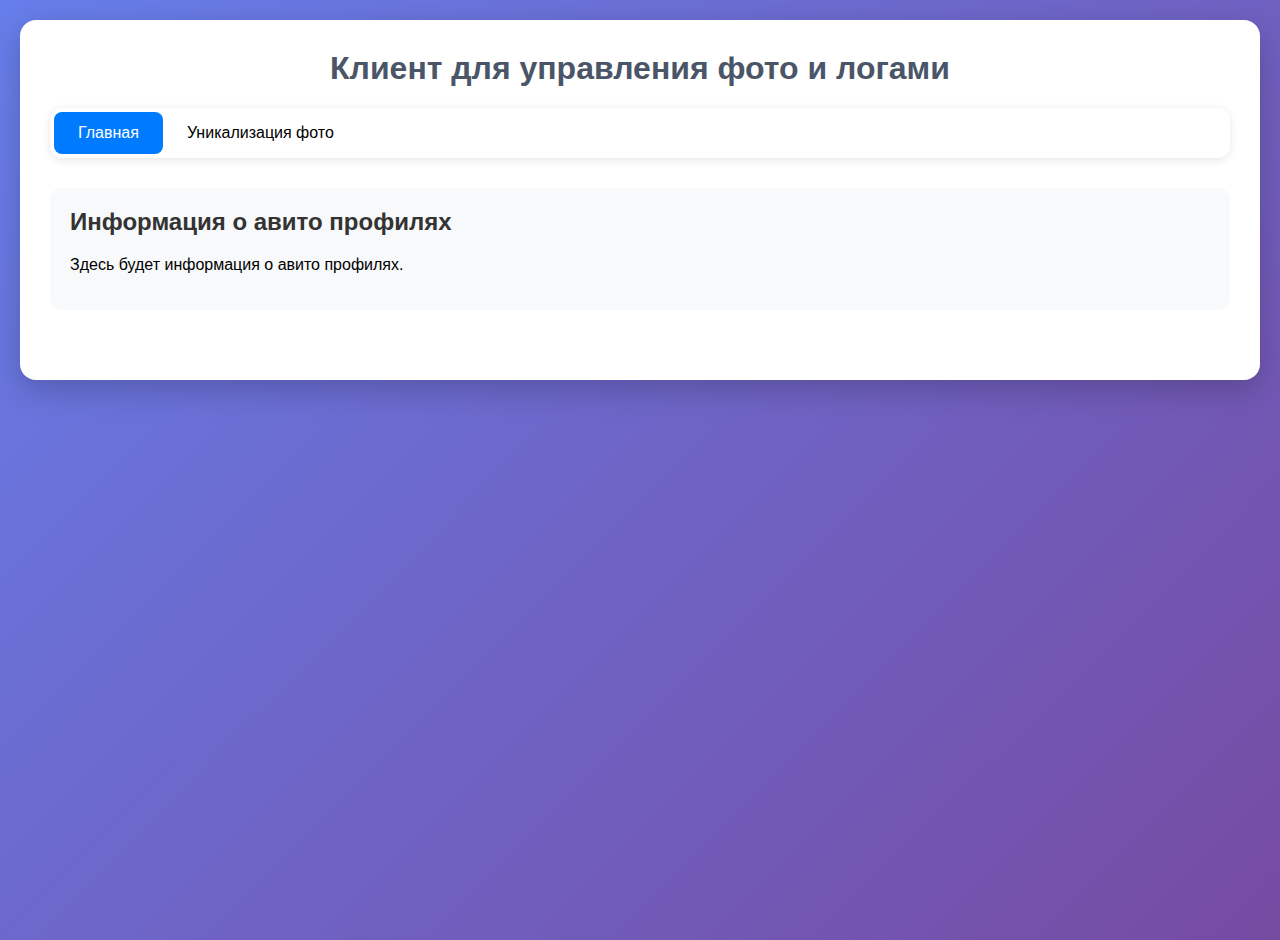
<file: client/index.html>
<!-- filename="index.html" -->
<!DOCTYPE html>
<html lang="ru">
<head>
    <meta charset="UTF-8">
    <meta name="viewport" content="width=device-width, initial-scale=1.0">
    <title>Клиент для управления фото и логами</title>
    <link rel="stylesheet" href="css/styles.css">
    <script src="js/script.js" defer></script>
</head>
<body>
    <div class="container">
        <h1>Клиент для управления фото и логами</h1>

        <ul class="tabs" id="tabs-list">
            <li class="tab-link active" data-tab="main">Главная</li>
            <li class="tab-link" data-tab="photo-uniquification">Уникализация фото</li>
        </ul>

        <div id="main" class="tab-content active">
            <div class="section">
                <h2>Информация о авито профилях</h2>
                <p>Здесь будет информация о авито профилях.</p>
            </div>
        </div>

        <div id="photo-uniquification" class="tab-content">
            <div class="section">
                <h2>Управление менеджерами</h2>
                <div class="input-group">
                    <label for="manager-name">Имя менеджера:</label>
                    <input type="text" id="manager-name" placeholder="Введите имя менеджера">
                </div>
                <button class="btn-primary" onclick="createManager()">Создать менеджера</button>
            </div>
            <div class="section">
                <h2>Список менеджеров</h2>
                <ul id="manager-list" class="manager-list"></ul>
            </div>
            <div id="manager-content"></div>
        </div>
    </div>

    <!-- Модальное окно для создания структуры -->
    <div id="confirm-modal" class="modal">
        <div class="modal-content">
            <h3>Подтверждение создания структуры</h3>
            <div id="modal-body"></div>

            <div class="modal-actions">
                <button id="create-button" class="btn-primary" onclick="createFolderStructure()">Создать</button>
                <button class="btn-secondary" onclick="closeModal()">Отмена</button>
            </div>

            <div id="progress-container" class="progress-container" style="display: none;">
                <div class="progress-bar">
                    <div id="progress-fill" class="progress-fill"></div>
                </div>
                <div id="progress-text" class="progress-text">Создание структуры папок...</div>
            </div>
        </div>
    </div>

    <!-- Модальное окно для редактирования менеджера -->
    <div id="edit-manager-modal" class="modal">
        <div class="modal-content">
            <h3>Редактирование менеджера</h3>
            <div class="input-group">
                <label for="edit-manager-name">Новое имя:</label>
                <input type="text" id="edit-manager-name" placeholder="Введите новое имя">
            </div>
            <div class="modal-actions">
                <button class="btn-primary" onclick="saveManagerEdit()">Сохранить</button>
                <button class="btn-secondary" onclick="closeEditModal()">Отмена</button>
                <button class="btn-danger" onclick="deleteManagerConfirm()">Удалить</button>
            </div>
        </div>
    </div>
</body>
</html>
</file>
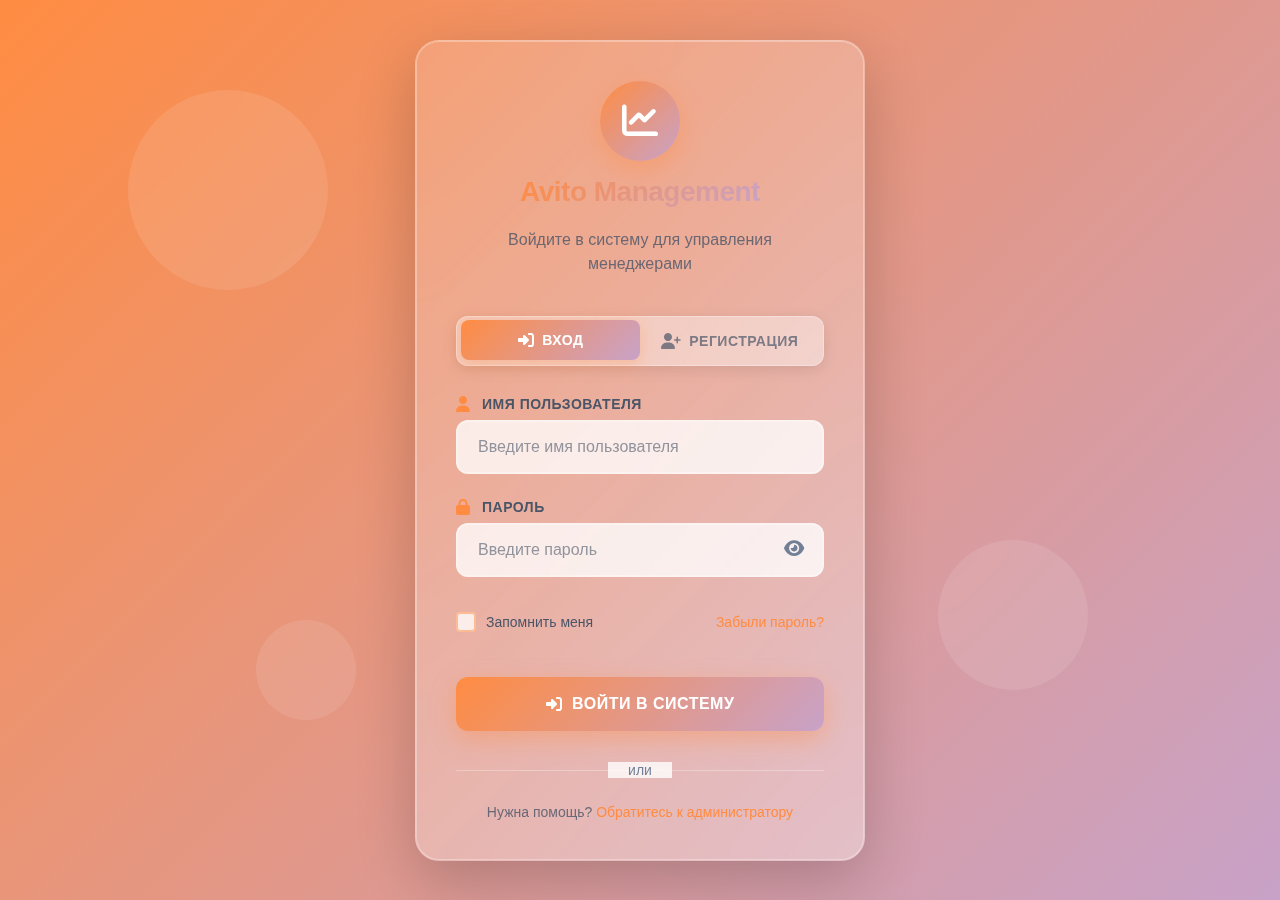
<file: client/auth.html>
<!DOCTYPE html>
<html lang="ru">
<head>
    <meta charset="UTF-8">
    <meta name="viewport" content="width=device-width, initial-scale=1.0">
    <title>Авторизация - Avito Management</title>
    <link rel="stylesheet" href="css/auth.css">
    <link rel="stylesheet" href="https://cdnjs.cloudflare.com/ajax/libs/font-awesome/6.5.1/css/all.min.css">
</head>
<body>
    <!-- Фоновые декоративные элементы -->
    <div class="background-decoration">
        <div class="decoration-circle circle-1"></div>
        <div class="decoration-circle circle-2"></div>
        <div class="decoration-circle circle-3"></div>
    </div>

    <!-- Основной контейнер авторизации -->
    <div class="auth-container">
        <!-- Логотип и заголовок -->
        <div class="auth-header">
            <div class="logo-container">
                <div class="logo-icon">
                    <i class="fas fa-chart-line"></i>
                </div>
                <h1 class="logo-text">Avito Management</h1>
            </div>
            <p class="auth-subtitle">Войдите в систему для управления менеджерами</p>
        </div>

        <!-- Переключатель форм -->
        <div class="form-switcher">
            <button class="switch-btn active" data-form="login">
                <i class="fas fa-sign-in-alt"></i>
                Вход
            </button>
            <button class="switch-btn" data-form="register">
                <i class="fas fa-user-plus"></i>
                Регистрация
            </button>
        </div>

        <!-- Форма авторизации -->
        <form class="auth-form active" id="loginForm" data-form="login">
            <div class="form-group">
                <label for="loginUsername" class="form-label">
                    <i class="fas fa-user"></i>
                    Имя пользователя
                </label>
                <input 
                    type="text" 
                    id="loginUsername" 
                    name="username" 
                    class="form-input" 
                    placeholder="Введите имя пользователя"
                    required
                >
            </div>

            <div class="form-group">
                <label for="loginPassword" class="form-label">
                    <i class="fas fa-lock"></i>
                    Пароль
                </label>
                <div class="password-container">
                    <input 
                        type="password" 
                        id="loginPassword" 
                        name="password" 
                        class="form-input" 
                        placeholder="Введите пароль"
                        required
                    >
                    <button type="button" class="password-toggle" data-target="loginPassword">
                        <i class="fas fa-eye"></i>
                    </button>
                </div>
            </div>

            <div class="form-options">
                <label class="checkbox-container">
                    <input type="checkbox" id="rememberMe" name="rememberMe">
                    <span class="checkmark"></span>
                    Запомнить меня
                </label>
                <a href="#" class="forgot-password">Забыли пароль?</a>
            </div>

            <button type="submit" class="auth-button">
                <i class="fas fa-sign-in-alt"></i>
                Войти в систему
            </button>
        </form>

        <!-- Форма регистрации -->
        <form class="auth-form" id="registerForm" data-form="register">
            <div class="form-group">
                <label for="registerUsername" class="form-label">
                    <i class="fas fa-user"></i>
                    Имя пользователя
                </label>
                <input 
                    type="text" 
                    id="registerUsername" 
                    name="username" 
                    class="form-input" 
                    placeholder="Введите имя пользователя"
                    required
                >
            </div>

            <div class="form-group">
                <label for="registerEmail" class="form-label">
                    <i class="fas fa-envelope"></i>
                    Email
                </label>
                <input 
                    type="email" 
                    id="registerEmail" 
                    name="email" 
                    class="form-input" 
                    placeholder="Введите email"
                    required
                >
            </div>

            <div class="form-group">
                <label for="registerPassword" class="form-label">
                    <i class="fas fa-lock"></i>
                    Пароль
                </label>
                <div class="password-container">
                    <input 
                        type="password" 
                        id="registerPassword" 
                        name="password" 
                        class="form-input" 
                        placeholder="Введите пароль"
                        required
                    >
                    <button type="button" class="password-toggle" data-target="registerPassword">
                        <i class="fas fa-eye"></i>
                    </button>
                </div>
            </div>

            <div class="form-group">
                <label for="confirmPassword" class="form-label">
                    <i class="fas fa-lock"></i>
                    Подтвердите пароль
                </label>
                <div class="password-container">
                    <input 
                        type="password" 
                        id="confirmPassword" 
                        name="confirmPassword" 
                        class="form-input" 
                        placeholder="Подтвердите пароль"
                        required
                    >
                    <button type="button" class="password-toggle" data-target="confirmPassword">
                        <i class="fas fa-eye"></i>
                    </button>
                </div>
            </div>

            <div class="form-options">
                <label class="checkbox-container">
                    <input type="checkbox" id="agreeTerms" name="agreeTerms" required>
                    <span class="checkmark"></span>
                    Я согласен с <a href="#" class="terms-link">условиями использования</a>
                </label>
            </div>

            <button type="submit" class="auth-button">
                <i class="fas fa-user-plus"></i>
                Зарегистрироваться
            </button>
        </form>

        <!-- Форма верификации email -->
        <form class="auth-form" id="verificationForm" data-form="verification">
            <div class="verification-header">
                <div class="verification-icon">
                    <i class="fas fa-envelope-open"></i>
                </div>
                <h3>Подтверждение email</h3>
                <p class="verification-description">
                    Мы отправили код подтверждения на ваш email адрес. 
                    Введите код ниже для завершения регистрации.
                </p>
            </div>

            <div class="form-group">
                <label for="verificationEmail" class="form-label">
                    <i class="fas fa-envelope"></i>
                    Email адрес
                </label>
                <input 
                    type="email" 
                    id="verificationEmail" 
                    name="email" 
                    class="form-input" 
                    placeholder="Введите ваш email"
                    readonly
                >
            </div>

            <div class="form-group">
                <label for="verificationCode" class="form-label">
                    <i class="fas fa-key"></i>
                    Код подтверждения
                </label>
                <input 
                    type="text" 
                    id="verificationCode" 
                    name="code" 
                    class="form-input verification-code-input" 
                    placeholder="Введите 6-значный код"
                    maxlength="6"
                    required
                >
            </div>

            <div class="verification-info">
                <p class="verification-timer">
                    <i class="fas fa-clock"></i>
                    Код действителен в течение <span id="timer">24:00</span>
                </p>
                <button type="button" class="resend-code-btn" id="resendCodeBtn">
                    <i class="fas fa-redo"></i>
                    Отправить код повторно
                </button>
            </div>

            <button type="submit" class="auth-button">
                <i class="fas fa-check-circle"></i>
                Подтвердить email
            </button>

            <div class="verification-footer">
                <button type="button" class="back-to-register-btn" id="backToRegisterBtn">
                    <i class="fas fa-arrow-left"></i>
                    Вернуться к регистрации
                </button>
            </div>
        </form>

        <!-- Дополнительная информация -->
        <div class="auth-footer">
            <div class="divider">
                <span>или</span>
            </div>
            <p class="help-text">
                Нужна помощь? 
                <a href="#" class="help-link">Обратитесь к администратору</a>
            </p>
        </div>
    </div>

    <!-- Уведомления (для будущего использования) -->
    <div class="notification-container" id="notificationContainer">
        <!-- Уведомления будут добавляться динамически -->
    </div>

    <!-- JavaScript для управления формами -->
    <script type="module">
        import { initAuth } from './js/auth/index.js';
        
        // Инициализируем систему авторизации после загрузки DOM
        document.addEventListener('DOMContentLoaded', async () => {
            try {
                await initAuth();
            } catch (error) {
                console.error('Ошибка инициализации системы авторизации:', error);
            }
        });
    </script>
</body>
</html>
</file>
<file: client/css/styles.css>
/* filename="styles.css" */
/* Добавлены стили для кнопки уникализировать, таблицы, модального */

body {
    font-family: 'Segoe UI', Tahoma, Geneva, Verdana, sans-serif;
    background: linear-gradient(135deg, #667eea 0%, #764ba2 100%);
    margin: 0;
    padding: 20px;
    min-height: 100vh;
}

.container {
    max-width: 1200px;
    margin: 0 auto;
    background: white;
    padding: 30px;
    border-radius: 16px;
    box-shadow: 0 10px 30px rgba(0,0,0,0.2);
}

.section {
    margin-bottom: 40px;
    padding: 20px;
    background: #f8f9fa;
    border-radius: 12px;
}

h1, h2 {
    color: #333;
    margin-top: 0;
}

h1 {
    text-align: center;
    color: #4a5568;
}

.tabs {
    list-style: none;
    padding: 0;
    margin: 0 0 30px 0;
    display: flex;
    background: white;
    border-radius: 12px;
    padding: 4px;
    box-shadow: 0 2px 10px rgba(0,0,0,0.1);
}

.tab-link {
    padding: 12px 24px;
    cursor: pointer;
    border-radius: 8px;
    transition: all 0.3s ease;
    font-weight: 500;
}

.tab-link.active {
    background: #007bff;
    color: white;
}

.tab-content {
    display: none;
    animation: fadeIn 0.3s ease;
}

.tab-content.active {
    display: block;
}

.folder-setup {
    background: white;
    padding: 25px;
    border-radius: 12px;
    box-shadow: 0 4px 15px rgba(0,0,0,0.1);
}

.input-group {
    margin-bottom: 25px;
}

.input-group label {
    display: block;
    margin-bottom: 8px;
    font-weight: 600;
    color: #4a5568;
}

.input-group input {
    width: 100%;
    padding: 12px;
    border: 2px solid #e2e8f0;
    border-radius: 8px;
    font-size: 16px;
    transition: border-color 0.3s ease;
    box-sizing: border-box;
}

.input-group input:focus {
    outline: none;
    border-color: #007bff;
}

.input-group small {
    display: block;
    margin-top: 8px;
    color: #718096;
    font-size: 14px;
}

.position-container {
    margin-bottom: 25px;
    width: 100%;
}

.position-row {
    display: flex;
    flex-direction: column;
    gap: 20px;
    width: 100%;
}

.position-tile {
    background: white;
    border: 2px dashed #cbd5e0;
    border-radius: 12px;
    padding: 20px;
    width: 100%;
    max-width: 100%;
    box-sizing: border-box;
    transition: all 0.3s ease;
    position: relative;
    display: flex;
    flex-direction: column;
    min-height: 200px;
}

.position-tile:hover {
    border-color: #007bff;
    transform: translateY(-2px);
    box-shadow: 0 5px 15px rgba(0,123,255,0.2);
}

.position-tile.active {
    border-color: #007bff;
    background: #f0f8ff;
}

.delete-position {
    position: absolute;
    top: 10px;
    right: 10px;
    background: #ff3333;
    color: white;
    border: none;
    width: 30px;
    height: 30px;
    border-radius: 50%;
    cursor: pointer;
    font-size: 16px;
    display: flex;
    align-items: center;
    justify-content: center;
    transition: background 0.3s ease;
    z-index: 3;
}

.delete-position:hover {
    background: #c82333;
}

.clear-photos {
    position: absolute;
    top: 10px;
    right: 50px;
    background: #ffc107;
    color: #333;
    border: none;
    width: 30px;
    height: 30px;
    border-radius: 50%;
    cursor: pointer;
    font-size: 16px;
    display: flex;
    align-items: center;
    justify-content: center;
    transition: background 0.3s ease;
    z-index: 3;
}

.clear-photos:hover {
    background: #e0a800;
}

.tile-header {
    text-align: center;
    margin-bottom: 15px;
    z-index: 2;
    position: relative;
}

.position-number {
    font-size: 28px;
    font-weight: bold;
    color: #007bff;
    margin-bottom: 5px;
}

.position-label {
    color: #4a5568;
    font-size: 14px;
}

.thumbnail-container {
    display: flex;
    flex-wrap: wrap;
    gap: 8px;
    justify-content: flex-start;
    align-items: flex-start;
    min-height: 120px;
    max-height: 200px;
    border: 1px dashed #e2e8f0;
    border-radius: 6px;
    padding: 10px;
    overflow-y: auto;
    box-sizing: border-box;
    width: 100%;
    scrollbar-width: thin;
    scrollbar-color: #007bff #e2e8f0;
    z-index: 1;
}

.thumbnail-container::-webkit-scrollbar {
    width: 8px;
}

.thumbnail-container::-webkit-scrollbar-track {
    background: #e2e8f0;
    border-radius: 4px;
}

.thumbnail-container::-webkit-scrollbar-thumb {
    background: #007bff;
    border-radius: 4px;
}

.thumbnail-container::-webkit-scrollbar-thumb:hover {
    background: #0056b3;
}

.thumbnail {
    width: 60px;
    height: 60px;
    object-fit: cover;
    border-radius: 6px;
    border: 1px solid #e2e8f0;
    cursor: pointer;
    transition: transform 0.2s ease;
    flex-shrink: 0;
}

.thumbnail:hover {
    transform: scale(1.05);
}

.file-input {
    display: none;
}

.upload-button {
    margin-top: 10px;
    background: #007bff;
    color: white;
    border: none;
    padding: 10px;
    border-radius: 6px;
    cursor: pointer;
    font-size: 14px;
    transition: background 0.3s ease;
    width: 100%;
    text-align: center;
}

.upload-button:hover {
    background: #0056b3;
}

.button-group {
    display: flex;
    justify-content: center;
    gap: 15px;
    width: 100%;
}

.btn-add-position {
    background: #28a745;
    color: white;
    border: none;
    padding: 12px 24px;
    border-radius: 8px;
    cursor: pointer;
    font-size: 16px;
    transition: background 0.3s ease;
    box-sizing: border-box;
}

.btn-add-position:hover {
    background: #218838;
}

.btn-primary {
    background: #007bff;
    color: white;
    border: none;
    padding: 12px 24px;
    border-radius: 8px;
    cursor: pointer;
    font-size: 16px;
    transition: background 0.3s ease;
}

.btn-primary:hover:not(:disabled) {
    background: #0056b3;
}

.btn-primary:disabled {
    background: #6c757d;
    cursor: not-allowed;
}

.btn-secondary {
    background: #6c757d;
    color: white;
    border: none;
    padding: 12px 24px;
    border-radius: 8px;
    cursor: pointer;
    font-size: 16px;
    transition: background 0.3s ease;
}

.btn-secondary:hover {
    background: #545b62;
}

.btn-danger {
    background: #dc3545;
    color: white;
    border: none;
    padding: 12px 24px;
    border-radius: 8px;
    cursor: pointer;
    font-size: 16px;
    transition: background 0.3s ease;
}

.btn-danger:hover {
    background: #c82333;
}

/* Модальное окно */
.modal {
    display: none;
    position: fixed;
    z-index: 1000;
    left: 0;
    top: 0;
    width: 100%;
    height: 100%;
    background-color: rgba(0,0,0,0.5);
    animation: fadeIn 0.3s ease;
}

.modal-content {
    background-color: white;
    margin: 10% auto;
    padding: 30px;
    border-radius: 12px;
    width: 90%;
    max-width: 500px;
    box-shadow: 0 10px 30px rgba(0,0,0,0.3);
    animation: slideIn 0.3s ease;
    position: relative;
    max-height: 80vh;
    overflow-y: auto;
    box-sizing: border-box;
}

.modal-content h3 {
    margin-top: 0;
    color: #4a5568;
    text-align: center;
}

.modal-body {
    margin: 20px 0;
    padding: 15px;
    background: #f8f9fa;
    border-radius: 8px;
    font-size: 16px;
    line-height: 1.5;
}

.modal-body .highlight {
    color: #007bff;
    font-weight: 500;
}

.modal-actions {
    display: flex;
    justify-content: center;
    gap: 15px;
    margin-top: 25px;
}

.progress-container {
    margin-top: 20px;
    padding: 15px;
    background: #f8f9fa;
    border-radius: 8px;
    text-align: center;
}

.progress-bar {
    width: 100%;
    height: 8px;
    background: #e2e8f0;
    border-radius: 4px;
    overflow: hidden;
    margin-bottom: 10px;
}

.progress-fill {
    height: 100%;
    background: linear-gradient(90deg, #007bff, #28a745);
    width: 0%;
    transition: width 0.3s ease;
    border-radius: 4px;
}

.progress-text {
    color: #4a5568;
    font-weight: 500;
}

pre {
    background: #1a1a1a;
    color: #00ff00;
    padding: 20px;
    border-radius: 8px;
    white-space: pre-wrap;
    font-family: 'Courier New', monospace;
    font-size: 14px;
    max-height: 500px;
    overflow-y: auto;
    box-sizing: border-box;
}

.grid {
    display: flex;
    flex-wrap: wrap;
    gap: 20px;
    width: 100%;
}

.card {
    background: white;
    border-radius: 12px;
    box-shadow: 0 4px 8px rgba(0,0,0,0.1);
    padding: 15px;
    text-align: center;
    cursor: pointer;
    transition: transform 0.3s ease, box-shadow 0.3s ease;
    animation: fadeInUp 0.5s ease;
    border: 2px solid transparent;
    position: relative;
    overflow: hidden;
    flex: 0 0 calc(25% - 15px);
    box-sizing: border-box;
}

.card:hover {
    transform: translateY(-5px);
    box-shadow: 0 8px 16px rgba(0,0,0,0.2);
}

.card.dir {
    border-color: #9d00ff;
}

.card.dir:before {
    content: '📁 ';
    font-size: 2em;
    display: block;
    margin-bottom: 10px;
}

.card.file:before {
    content: '🖼️ ';
    font-size: 2em;
    display: block;
    margin-bottom: 10px;
}

.card .name {
    margin: 10px 0;
    font-weight: 500;
    color: #4a5568;
    word-wrap: break-word;
    display: -webkit-box;
    -webkit-line-clamp: 2;
    -webkit-box-orient: vertical;
    overflow: hidden;
    text-overflow: ellipsis;
    min-height: 40px;
    display: flex;
    align-items: center;
    justify-content: center;
    width: 100%;
}

.btn-common {
    color: white;
    border: none;
    padding: 8px 12px;
    border-radius: 6px;
    cursor: pointer;
    font-size: 12px;
    transition: background 0.3s ease;
    width: auto;
}

button.delete {
    background: #dc3545;
}

button.delete:hover {
    background: #c82333;
}

.card-row {
    display: flex;
    align-items: stretch;
    gap: 10px;
    flex: 0 0 calc(50% - 10px);
    border: 2px solid #a1a1a152; /* Легкая обводка по умолчанию */
    border-radius: 12px;
    padding: 10px;
    background: #f0f8ff;
    box-sizing: border-box;
}

.card-row.linked { /* Класс для связанных рядов */
    border-color: #007bff; /* Синяя обводка для связанных */
}

.card-row .card {
    flex: 1 1 0;
    min-width: 0;
    width: auto;
}

.chain-icon {
    font-size: 24px;
    color: #007bff;
    align-self: center;
}

.card.unique {
    border-color: #28a745;
}

.card.unique:before {
    content: '📦 ';
    font-size: 2em;
    display: block;
    margin-bottom: 10px;
}

.manager-list {
    list-style: none;
    padding: 0;
    display: flex;
    flex-direction: row;
    flex-wrap: wrap;
    gap: 10px;
}

.manager-item {
    background: #f0f8ff;
    padding: 10px 15px;
    border-radius: 8px;
    cursor: pointer;
    transition: background 0.3s ease;
    display: flex;
    align-items: center;
}

.manager-item:hover {
    background: #007bff;
    color: white;
}

.manager-item span {
    cursor: pointer;
}

.get-links-btn {
    background: #6f42c1;
}

.get-links-btn:hover {
    background: #5a32a3;
}

.button-container {
    display: flex;
    justify-content: space-between;
    margin-top: auto;
    padding-top: 10px;
    gap: 10px;
}

.edit-btn {
    background: none;
    border: none;
    cursor: pointer;
    font-size: 16px;
    margin-left: 10px;
    transition: transform 0.2s ease;
}

.edit-btn:hover {
    transform: scale(1.2);
}

.uniquify-btn {
    background: #28a745;
}

.uniquify-btn:hover {
    background: #218838;
}

table {
    width: 100%;
    border-collapse: collapse;
}

table th, table td {
    border: 1px solid #ddd;
    padding: 8px;
    text-align: left;
}

table th {
    background-color: #f2f2f2;
}

.copy-btn {
    background: linear-gradient(135deg, #007bff 0%, #00c6ff 100%);
    color: white;
    border: none;
    padding: 8px 16px;
    border-radius: 20px;
    cursor: pointer;
    font-weight: 500;
    font-size: 14px;
    transition: all 0.3s ease;
    box-shadow: 0 2px 5px rgba(0,123,255,0.2);
    margin-left: 10px;
    display: inline-block;
    vertical-align: middle;
}

.copy-btn:hover {
    transform: translateY(-2px);
    box-shadow: 0 4px 10px rgba(0,123,255,0.3);
    background: linear-gradient(135deg, #0056b3 0%, #00aaff 100%);
}

@keyframes fadeIn {
    from { opacity: 0; }
    to { opacity: 1; }
}

@keyframes fadeInUp {
    from { 
        opacity: 0; 
        transform: translateY(20px); 
    }
    to { 
        opacity: 1; 
        transform: translateY(0); 
    }
}

@keyframes slideIn {
    from { 
        opacity: 0; 
        transform: translateY(-50px) scale(0.9); 
    }
    to { 
        opacity: 1; 
        transform: translateY(0) scale(1); 
    }
}

@keyframes slideInRight {
    from { 
        opacity: 0; 
        transform: translateX(100%); 
    }
    to { 
        opacity: 1; 
        transform: translateX(0); 
    }
}

@keyframes pulse {
    0% { transform: scale(1); }
    50% { transform: scale(1.05); }
    100% { transform: scale(1); }
}

.count-badge {
    position: absolute;
    top: 10px;
    left: 10px;
    background: #28a745;
    color: white;
    padding: 4px 8px;
    border-radius: 12px;
    font-size: 12px;
    font-weight: 500;
    z-index: 2;
}
</file>
<file: client/css/auth.css>
/* filename="auth.css" */
/* Страница авторизации - стили в соответствии с основным дизайном приложения */

/* ============================================================================ */
/* БАЗОВЫЕ СТИЛИ / BASE STYLES */
/* ============================================================================ */

* {
    margin: 0;
    padding: 0;
    box-sizing: border-box;
}

body {
    font-family: 'Segoe UI', Tahoma, Geneva, Verdana, sans-serif;
    background: linear-gradient(135deg, #FF8C42 0%, #C8A2C8 100%);
    min-height: 100vh;
    display: flex;
    align-items: center;
    justify-content: center;
    padding: 20px;
    overflow-x: hidden;
    position: relative;
}

/* ============================================================================ */
/* ФОНОВЫЕ ДЕКОРАТИВНЫЕ ЭЛЕМЕНТЫ / BACKGROUND DECORATIONS */
/* ============================================================================ */

.background-decoration {
    position: fixed;
    top: 0;
    left: 0;
    width: 100%;
    height: 100%;
    pointer-events: none;
    z-index: 1;
}

.decoration-circle {
    position: absolute;
    border-radius: 50%;
    background: rgba(255, 255, 255, 0.1);
    backdrop-filter: blur(20px);
    -webkit-backdrop-filter: blur(20px);
    animation: float 6s ease-in-out infinite;
}

.circle-1 {
    width: 200px;
    height: 200px;
    top: 10%;
    left: 10%;
    animation-delay: 0s;
}

.circle-2 {
    width: 150px;
    height: 150px;
    top: 60%;
    right: 15%;
    animation-delay: 2s;
}

.circle-3 {
    width: 100px;
    height: 100px;
    bottom: 20%;
    left: 20%;
    animation-delay: 4s;
}

@keyframes float {
    0%, 100% { transform: translateY(0px) rotate(0deg); }
    50% { transform: translateY(-20px) rotate(180deg); }
}

/* ============================================================================ */
/* ОСНОВНОЙ КОНТЕЙНЕР АВТОРИЗАЦИИ / MAIN AUTH CONTAINER */
/* ============================================================================ */

.auth-container {
    background: linear-gradient(135deg, 
                rgba(255, 255, 255, 0.15) 0%, 
                rgba(255, 255, 255, 0.35) 100%);
    backdrop-filter: blur(25px);
    -webkit-backdrop-filter: blur(25px);
    border-radius: 24px;
    padding: 40px;
    width: 100%;
    max-width: 450px;
    box-shadow: 0 20px 60px rgba(0, 0, 0, 0.2),
                inset 0 0 0 1px rgba(255, 255, 255, 0.3);
    border: 1px solid rgba(255, 255, 255, 0.2);
    position: relative;
    z-index: 10;
    animation: slideInUp 0.8s cubic-bezier(0.175, 0.885, 0.32, 1.275);
}

/* ============================================================================ */
/* ЗАГОЛОВОК И ЛОГОТИП / HEADER AND LOGO */
/* ============================================================================ */

.auth-header {
    text-align: center;
    margin-bottom: 40px;
}

.logo-container {
    display: flex;
    flex-direction: column;
    align-items: center;
    gap: 15px;
    margin-bottom: 20px;
}

.logo-icon {
    width: 80px;
    height: 80px;
    border-radius: 50%;
    background: linear-gradient(135deg, #FF8C42 0%, #C8A2C8 100%);
    display: flex;
    align-items: center;
    justify-content: center;
    color: white;
    font-size: 36px;
    box-shadow: 0 8px 25px rgba(255, 140, 66, 0.4);
    animation: pulse 2s ease-in-out infinite;
}

.logo-text {
    font-size: 28px;
    font-weight: 700;
    background: linear-gradient(135deg, #FF8C42 0%, #C8A2C8 100%);
    -webkit-background-clip: text;
    -webkit-text-fill-color: transparent;
    background-clip: text;
    margin: 0;
    letter-spacing: -0.5px;
}

.auth-subtitle {
    color: rgba(74, 85, 104, 0.8);
    font-size: 16px;
    font-weight: 500;
    line-height: 1.5;
    margin: 0;
}

/* ============================================================================ */
/* ПЕРЕКЛЮЧАТЕЛЬ ФОРМ / FORM SWITCHER */
/* ============================================================================ */

.form-switcher {
    display: flex;
    background: rgba(255, 255, 255, 0.2);
    backdrop-filter: blur(10px);
    -webkit-backdrop-filter: blur(10px);
    border-radius: 12px;
    padding: 4px;
    margin-bottom: 30px;
    border: 1px solid rgba(255, 255, 255, 0.3);
    box-shadow: 0 4px 15px rgba(0, 0, 0, 0.1);
}

.switch-btn {
    flex: 1;
    background: transparent;
    border: none;
    padding: 12px 20px;
    border-radius: 8px;
    cursor: pointer;
    font-size: 14px;
    font-weight: 600;
    color: rgba(74, 85, 104, 0.7);
    transition: all 0.3s ease;
    display: flex;
    align-items: center;
    justify-content: center;
    gap: 8px;
    text-transform: uppercase;
    letter-spacing: 0.5px;
    position: relative;
    overflow: hidden;
}

.switch-btn::before {
    content: '';
    position: absolute;
    top: 0;
    left: -100%;
    width: 100%;
    height: 100%;
    background: linear-gradient(90deg, transparent, rgba(255, 255, 255, 0.2), transparent);
    transition: left 0.5s ease;
}

.switch-btn:hover::before {
    left: 100%;
}

.switch-btn:hover {
    color: #FF8C42;
    background: rgba(255, 140, 66, 0.1);
}

.switch-btn.active {
    background: linear-gradient(135deg, #FF8C42 0%, #C8A2C8 100%);
    color: white;
    box-shadow: 0 4px 15px rgba(255, 140, 66, 0.3);
    transform: translateY(-1px);
}

.switch-btn.active:hover {
    color: white;
    background: linear-gradient(135deg, #e07938 0%, #b390b3 100%);
}

.switch-btn i {
    font-size: 16px;
    transition: transform 0.3s ease;
}

.switch-btn:hover i {
    transform: scale(1.1);
}

/* ============================================================================ */
/* ФОРМА АВТОРИЗАЦИИ / AUTH FORM */
/* ============================================================================ */

.auth-form {
    display: none;
    flex-direction: column;
    gap: 25px;
    animation: fadeIn 0.4s ease;
}

.auth-form.active {
    display: flex;
}

.form-group {
    display: flex;
    flex-direction: column;
    gap: 8px;
}

.form-label {
    display: flex;
    align-items: center;
    gap: 10px;
    font-weight: 600;
    color: #4a5568;
    font-size: 14px;
    text-transform: uppercase;
    letter-spacing: 0.5px;
}

.form-label i {
    color: #FF8C42;
    font-size: 16px;
    width: 16px;
}

.form-input {
    width: 100%;
    padding: 16px 20px;
    border: 2px solid rgba(255, 255, 255, 0.3);
    border-radius: 12px;
    font-size: 16px;
    font-weight: 500;
    background: rgba(255, 255, 255, 0.7);
    backdrop-filter: blur(10px);
    -webkit-backdrop-filter: blur(10px);
    color: #4a5568;
    transition: all 0.3s ease;
    box-sizing: border-box;
}

.form-input::placeholder {
    color: rgba(74, 85, 104, 0.6);
    font-weight: 400;
}

.form-input:focus {
    outline: none;
    border-color: #FF8C42;
    background: rgba(255, 255, 255, 0.9);
    box-shadow: 0 0 0 4px rgba(255, 140, 66, 0.15);
    transform: translateY(-2px);
}

.form-input:hover {
    border-color: rgba(255, 140, 66, 0.5);
    background: rgba(255, 255, 255, 0.8);
}

/* ============================================================================ */
/* КОНТЕЙНЕР ПАРОЛЯ / PASSWORD CONTAINER */
/* ============================================================================ */

.password-container {
    position: relative;
    display: flex;
    align-items: center;
}

.password-toggle {
    position: absolute;
    right: 15px;
    background: none;
    border: none;
    color: #718096;
    cursor: pointer;
    font-size: 18px;
    padding: 5px;
    transition: color 0.3s ease;
    z-index: 2;
}

.password-toggle:hover {
    color: #FF8C42;
}

.password-toggle:focus {
    outline: none;
    color: #FF8C42;
}

/* ============================================================================ */
/* ОПЦИИ ФОРМЫ / FORM OPTIONS */
/* ============================================================================ */

.form-options {
    display: flex;
    justify-content: space-between;
    align-items: center;
    margin: 10px 0;
}

.checkbox-container {
    display: flex;
    align-items: center;
    gap: 10px;
    cursor: pointer;
    font-size: 14px;
    color: #4a5568;
    font-weight: 500;
    user-select: none;
}

.checkbox-container input[type="checkbox"] {
    display: none;
}

.checkmark {
    width: 20px;
    height: 20px;
    border: 2px solid rgba(255, 140, 66, 0.5);
    border-radius: 4px;
    background: rgba(255, 255, 255, 0.7);
    backdrop-filter: blur(10px);
    -webkit-backdrop-filter: blur(10px);
    position: relative;
    transition: all 0.3s ease;
}

.checkbox-container input[type="checkbox"]:checked + .checkmark {
    background: linear-gradient(135deg, #FF8C42 0%, #C8A2C8 100%);
    border-color: #FF8C42;
}

.checkbox-container input[type="checkbox"]:checked + .checkmark::after {
    content: '✓';
    position: absolute;
    top: 50%;
    left: 50%;
    transform: translate(-50%, -50%);
    color: white;
    font-size: 12px;
    font-weight: bold;
}

.forgot-password {
    color: #FF8C42;
    text-decoration: none;
    font-size: 14px;
    font-weight: 500;
    transition: all 0.3s ease;
}

.forgot-password:hover {
    color: #e07938;
    text-decoration: underline;
}

.terms-link {
    color: #FF8C42;
    text-decoration: none;
    font-weight: 500;
    transition: all 0.3s ease;
}

.terms-link:hover {
    color: #e07938;
    text-decoration: underline;
}

/* ============================================================================ */
/* КНОПКА АВТОРИЗАЦИИ / AUTH BUTTON */
/* ============================================================================ */

.auth-button {
    background: linear-gradient(135deg, #FF8C42 0%, #C8A2C8 100%);
    color: white;
    border: none;
    padding: 18px 30px;
    border-radius: 12px;
    font-size: 16px;
    font-weight: 600;
    cursor: pointer;
    transition: all 0.3s ease;
    box-shadow: 0 8px 25px rgba(255, 140, 66, 0.4);
    display: flex;
    align-items: center;
    justify-content: center;
    gap: 10px;
    text-transform: uppercase;
    letter-spacing: 0.5px;
    margin-top: 10px;
    position: relative;
    overflow: hidden;
}

.auth-button::before {
    content: '';
    position: absolute;
    top: 0;
    left: -100%;
    width: 100%;
    height: 100%;
    background: linear-gradient(90deg, transparent, rgba(255, 255, 255, 0.3), transparent);
    transition: left 0.5s ease;
}

.auth-button:hover::before {
    left: 100%;
}

.auth-button:hover {
    transform: translateY(-3px);
    box-shadow: 0 12px 35px rgba(255, 140, 66, 0.6);
}

.auth-button:active {
    transform: translateY(-1px);
}

.auth-button:disabled {
    background: #6c757d;
    cursor: not-allowed;
    box-shadow: none;
    transform: none;
}

/* ============================================================================ */
/* ФУТЕР АВТОРИЗАЦИИ / AUTH FOOTER */
/* ============================================================================ */

.auth-footer {
    margin-top: 30px;
    text-align: center;
}

.divider {
    position: relative;
    margin: 25px 0;
    text-align: center;
}

.divider::before {
    content: '';
    position: absolute;
    top: 50%;
    left: 0;
    right: 0;
    height: 1px;
    background: rgba(255, 255, 255, 0.3);
}

.divider span {
    background: rgba(255, 255, 255, 0.7);
    backdrop-filter: blur(10px);
    -webkit-backdrop-filter: blur(10px);
    padding: 0 20px;
    color: #718096;
    font-size: 14px;
    font-weight: 500;
    position: relative;
    z-index: 1;
}

.help-text {
    color: rgba(74, 85, 104, 0.8);
    font-size: 14px;
    margin: 0;
}

.help-link {
    color: #FF8C42;
    text-decoration: none;
    font-weight: 500;
    transition: color 0.3s ease;
}

.help-link:hover {
    color: #e07938;
    text-decoration: underline;
}

/* ============================================================================ */
/* КОНТЕЙНЕР УВЕДОМЛЕНИЙ / NOTIFICATION CONTAINER */
/* ============================================================================ */

.notification-container {
    position: fixed;
    top: 20px;
    right: 20px;
    z-index: 1000;
    display: flex;
    flex-direction: column;
    gap: 10px;
    max-width: 400px;
}

.notification {
    background: rgba(255, 255, 255, 0.95);
    backdrop-filter: blur(20px);
    -webkit-backdrop-filter: blur(20px);
    border-radius: 12px;
    box-shadow: 0 8px 32px rgba(0, 0, 0, 0.2);
    border: 1px solid rgba(255, 255, 255, 0.3);
    overflow: hidden;
    animation: slideInRight 0.3s ease;
}

.notification-content {
    display: flex;
    align-items: center;
    gap: 12px;
    padding: 15px 20px;
    color: white;
    font-weight: 500;
}

.notification-content i:first-child {
    font-size: 18px;
    flex-shrink: 0;
}

.notification-content span {
    flex: 1;
    line-height: 1.4;
}

.notification-close {
    background: none;
    border: none;
    color: rgba(255, 255, 255, 0.8);
    cursor: pointer;
    padding: 4px;
    border-radius: 4px;
    transition: all 0.3s ease;
    flex-shrink: 0;
}

.notification-close:hover {
    background: rgba(255, 255, 255, 0.2);
    color: white;
}

.notification-success {
    background: linear-gradient(135deg, #28a745 0%, #20c997 100%);
}

.notification-error {
    background: linear-gradient(135deg, #dc3545 0%, #fd7e14 100%);
}

.notification-warning {
    background: linear-gradient(135deg, #ffc107 0%, #fd7e14 100%);
}

.notification-info {
    background: linear-gradient(135deg, #17a2b8 0%, #6f42c1 100%);
}

/* ============================================================================ */
/* ФОРМА ВЕРИФИКАЦИИ EMAIL / EMAIL VERIFICATION FORM */
/* ============================================================================ */

.verification-header {
    text-align: center;
    margin-bottom: 30px;
}

.verification-icon {
    width: 80px;
    height: 80px;
    border-radius: 50%;
    background: linear-gradient(135deg, #28a745 0%, #20c997 100%);
    display: flex;
    align-items: center;
    justify-content: center;
    color: white;
    font-size: 36px;
    margin: 0 auto 20px;
    box-shadow: 0 8px 25px rgba(40, 167, 69, 0.4);
    animation: pulse 2s ease-in-out infinite;
}

.verification-header h3 {
    font-size: 24px;
    font-weight: 600;
    background: linear-gradient(135deg, #28a745 0%, #20c997 100%);
    -webkit-background-clip: text;
    -webkit-text-fill-color: transparent;
    background-clip: text;
    margin: 0 0 15px 0;
}

.verification-description {
    color: rgba(74, 85, 104, 0.8);
    font-size: 16px;
    line-height: 1.5;
    margin: 0;
    max-width: 400px;
    margin: 0 auto;
}

.verification-code-input {
    text-align: center;
    font-size: 24px;
    font-weight: bold;
    letter-spacing: 8px;
    font-family: 'Courier New', monospace;
    text-transform: uppercase;
}

.verification-code-input:focus {
    letter-spacing: 8px;
}

.verification-info {
    display: flex;
    justify-content: space-between;
    align-items: center;
    margin: 20px 0;
    padding: 15px;
    background: rgba(255, 255, 255, 0.3);
    backdrop-filter: blur(10px);
    -webkit-backdrop-filter: blur(10px);
    border-radius: 12px;
    border: 1px solid rgba(255, 255, 255, 0.3);
}

.verification-timer {
    color: #4a5568;
    font-size: 14px;
    font-weight: 500;
    margin: 0;
    display: flex;
    align-items: center;
    gap: 8px;
}

.verification-timer i {
    color: #FF8C42;
}

.verification-timer span {
    font-weight: bold;
    color: #FF8C42;
}

.resend-code-btn {
    background: linear-gradient(135deg, #17a2b8 0%, #6f42c1 100%);
    color: white;
    border: none;
    padding: 8px 16px;
    border-radius: 20px;
    cursor: pointer;
    font-size: 12px;
    font-weight: 500;
    transition: all 0.3s ease;
    display: flex;
    align-items: center;
    gap: 6px;
    box-shadow: 0 2px 8px rgba(23, 162, 184, 0.3);
}

.resend-code-btn:hover {
    transform: translateY(-2px);
    box-shadow: 0 4px 12px rgba(23, 162, 184, 0.4);
}

.resend-code-btn:disabled {
    background: #6c757d;
    cursor: not-allowed;
    transform: none;
    box-shadow: none;
}

.verification-footer {
    margin-top: 20px;
    text-align: center;
}

.back-to-register-btn {
    background: none;
    border: none;
    color: #FF8C42;
    cursor: pointer;
    font-size: 14px;
    font-weight: 500;
    transition: all 0.3s ease;
    display: flex;
    align-items: center;
    gap: 8px;
    margin: 0 auto;
    padding: 8px 16px;
    border-radius: 8px;
}

.back-to-register-btn:hover {
    background: rgba(255, 140, 66, 0.1);
    color: #e07938;
}

/* Анимация для таймера / Timer animation */
@keyframes timerPulse {
    0%, 100% { opacity: 1; }
    50% { opacity: 0.6; }
}

.verification-timer.warning span {
    animation: timerPulse 1s ease-in-out infinite;
    color: #dc3545;
}

/* Стили для успешной верификации / Success verification styles */
.verification-success {
    text-align: center;
    padding: 40px 20px;
}

.verification-success .verification-icon {
    background: linear-gradient(135deg, #28a745 0%, #20c997 100%);
    animation: none;
}

.verification-success .verification-icon i {
    font-size: 48px;
}

.verification-success h3 {
    color: #28a745;
    font-size: 28px;
    margin: 20px 0 15px 0;
}

.verification-success p {
    color: #4a5568;
    font-size: 16px;
    margin: 0;
}

/* ============================================================================ */
/* АНИМАЦИИ / ANIMATIONS */
/* ============================================================================ */

@keyframes slideInUp {
    from {
        opacity: 0;
        transform: translateY(50px) scale(0.9);
    }
    to {
        opacity: 1;
        transform: translateY(0) scale(1);
    }
}

@keyframes pulse {
    0%, 100% {
        transform: scale(1);
        box-shadow: 0 8px 25px rgba(255, 140, 66, 0.4);
    }
    50% {
        transform: scale(1.05);
        box-shadow: 0 12px 35px rgba(255, 140, 66, 0.6);
    }
}

/* ============================================================================ */
/* АДАПТИВНОСТЬ / RESPONSIVE DESIGN */
/* ============================================================================ */

@media (max-width: 768px) {
    body {
        padding: 15px;
    }
    
    .auth-container {
        padding: 30px 25px;
        max-width: 100%;
        border-radius: 20px;
    }
    
    .logo-icon {
        width: 70px;
        height: 70px;
        font-size: 32px;
    }
    
    .logo-text {
        font-size: 24px;
    }
    
    .auth-subtitle {
        font-size: 14px;
    }
    
    .form-input {
        padding: 14px 18px;
        font-size: 16px;
    }
    
    .auth-button {
        padding: 16px 25px;
        font-size: 15px;
    }
    
    .form-options {
        flex-direction: column;
        gap: 15px;
        align-items: flex-start;
    }
    
    .circle-1, .circle-2, .circle-3 {
        display: none;
    }
}

@media (max-width: 480px) {
    .auth-container {
        padding: 25px 20px;
    }
    
    .logo-icon {
        width: 60px;
        height: 60px;
        font-size: 28px;
    }
    
    .logo-text {
        font-size: 20px;
    }
    
    .form-input {
        padding: 12px 16px;
    }
    
    .auth-button {
        padding: 14px 20px;
        font-size: 14px;
    }
}

/* ============================================================================ */
/* ДОПОЛНИТЕЛЬНЫЕ ЭФФЕКТЫ / ADDITIONAL EFFECTS */
/* ============================================================================ */

/* Эффект свечения при фокусе на форме */
.auth-form:focus-within {
    transform: translateY(-2px);
    transition: transform 0.3s ease;
}

/* Эффект загрузки для кнопки */
.auth-button.loading {
    position: relative;
    color: transparent;
}

.auth-button.loading::after {
    content: '';
    position: absolute;
    top: 50%;
    left: 50%;
    transform: translate(-50%, -50%);
    width: 20px;
    height: 20px;
    border: 2px solid rgba(255, 255, 255, 0.3);
    border-top: 2px solid white;
    border-radius: 50%;
    animation: spin 1s linear infinite;
}

@keyframes spin {
    0% { transform: translate(-50%, -50%) rotate(0deg); }
    100% { transform: translate(-50%, -50%) rotate(360deg); }
}

/* Эффект ошибки для полей ввода */
.form-input.error {
    border-color: #dc3545;
    background: rgba(220, 53, 69, 0.1);
    animation: shake 0.5s ease-in-out;
}

@keyframes shake {
    0%, 100% { transform: translateX(0); }
    25% { transform: translateX(-5px); }
    75% { transform: translateX(5px); }
}

/* Эффект успеха для полей ввода */
.form-input.success {
    border-color: #28a745;
    background: rgba(40, 167, 69, 0.1);
}
</file>
